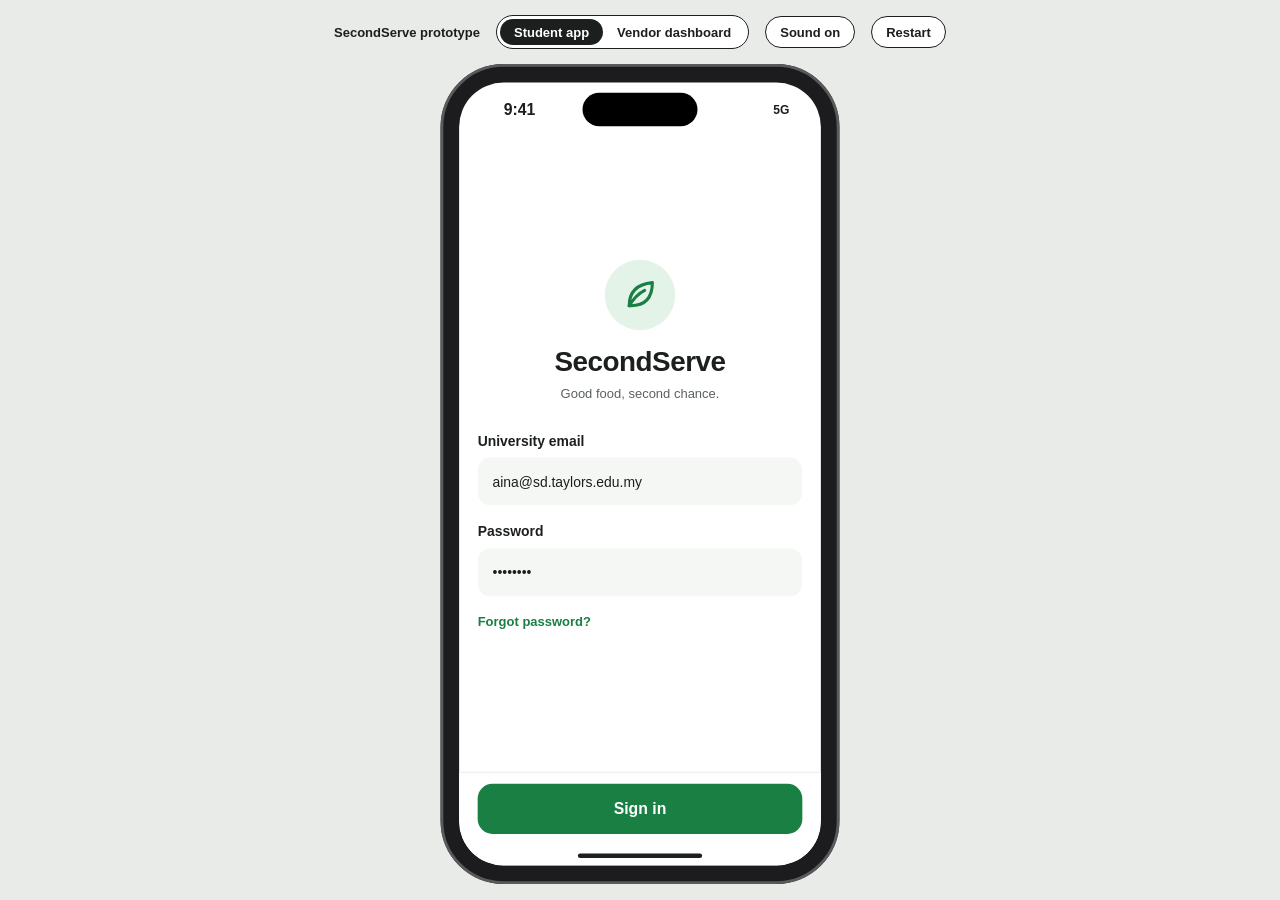
<file: index.html>
<!doctype html>
<html lang="en">
<head>
<meta charset="utf-8">
<meta name="viewport" content="width=device-width, initial-scale=1">
<title>SecondServe · Student app</title>
<link rel="icon" href="data:image/svg+xml,%3Csvg xmlns=%27http://www.w3.org/2000/svg%27 viewBox=%270 0 32 32%27%3E%3Crect width=%2732%27 height=%2732%27 rx=%278%27 fill=%27%231a7f43%27/%3E%3Cpath d=%27M9 23c0-8 5-13 14-14 0 9-5 14-13 14z%27 fill=%27none%27 stroke=%27white%27 stroke-width=%272.4%27 stroke-linejoin=%27round%27/%3E%3Cpath d=%27M9 23c3-5 6-8 10-10%27 stroke=%27white%27 stroke-width=%272.4%27 stroke-linecap=%27round%27/%3E%3C/svg%3E">
<link rel="stylesheet" href="css/tokens.css?v=20261120c">
<link rel="stylesheet" href="css/app.css?v=20261120c">
</head>
<body>
<header class="testbar">
  <b>SecondServe prototype</b>
  <nav class="switcher" aria-label="Prototype"><a href="index.html" aria-current="page">Student app</a><a href="vendor.html">Vendor dashboard</a></nav>
  <button id="sound" aria-pressed="true">Sound on</button>
  <button id="restart">Restart</button>
</header>
<main class="stage"><div class="scaler" id="scaler">
  <div class="device"><div class="phone" id="screen"></div></div>
</div></main>
<script src="js/data.js?v=20261120c"></script>
<script src="js/ui.js?v=20261120c"></script>
<script src="js/media.js?v=20261120c"></script>
<script src="js/app.js?v=20261120c"></script>
<script src="js/screens/student.js?v=20261120c"></script>
<script src="js/screens/orders.js?v=20261120c"></script>
<script src="js/screens/courier.js?v=20261120c"></script>
<script src="js/screens/account.js?v=20261120c"></script>
<script src="js/screens/start.js?v=20261120c"></script>
<script src="js/main.js?v=20261120c"></script>
</body>
</html>
</file>
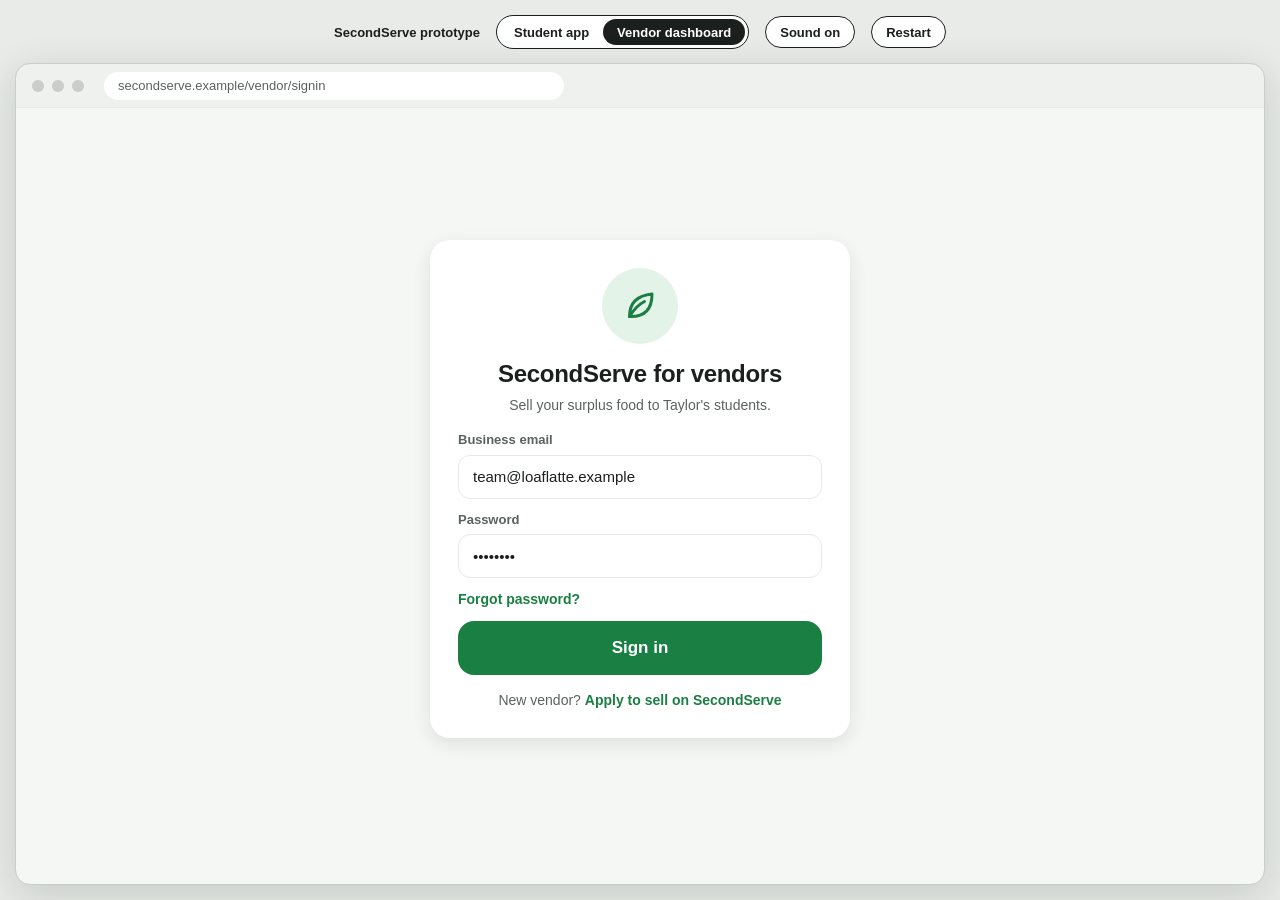
<file: vendor.html>
<!doctype html>
<html lang="en">
<head>
<meta charset="utf-8">
<meta name="viewport" content="width=device-width, initial-scale=1">
<title>SecondServe for vendors</title>
<link rel="icon" href="data:image/svg+xml,%3Csvg xmlns=%27http://www.w3.org/2000/svg%27 viewBox=%270 0 32 32%27%3E%3Crect width=%2732%27 height=%2732%27 rx=%278%27 fill=%27%231a7f43%27/%3E%3Cpath d=%27M9 23c0-8 5-13 14-14 0 9-5 14-13 14z%27 fill=%27none%27 stroke=%27white%27 stroke-width=%272.4%27 stroke-linejoin=%27round%27/%3E%3Cpath d=%27M9 23c3-5 6-8 10-10%27 stroke=%27white%27 stroke-width=%272.4%27 stroke-linecap=%27round%27/%3E%3C/svg%3E">
<link rel="stylesheet" href="css/tokens.css?v=20261120c">
<link rel="stylesheet" href="css/app.css?v=20261120c">
<link rel="stylesheet" href="css/vendor.css?v=20261120c">
</head>
<body>
<header class="testbar">
  <b>SecondServe prototype</b>
  <nav class="switcher" aria-label="Prototype"><a href="index.html">Student app</a><a href="vendor.html" aria-current="page">Vendor dashboard</a></nav>
  <button id="sound" aria-pressed="true">Sound on</button>
  <button id="restart">Restart</button>
</header>
<main class="stage web-stage">
  <div class="window">
    <div class="window-bar" aria-hidden="true"><i></i><i></i><i></i><span class="url" id="url"></span></div>
    <div class="dash" id="dash"></div>
  </div>
</main>
<script src="js/data.js?v=20261120c"></script>
<script src="js/ui.js?v=20261120c"></script>
<script src="js/media.js?v=20261120c"></script>
<script src="js/vendor-data.js?v=20261120c"></script>
<script src="js/vendor-app.js?v=20261120c"></script>
<script src="js/screens/vendor.js?v=20261120c"></script>
<script src="js/screens/dashboard.js?v=20261120c"></script>
<script>render(); scheduleNewOrder();</script>
</body>
</html>
</file>
<file: css/tokens.css>
:root {
  --ink: #1b1f1d;
  --ink-soft: #5b625e;
  --line: #e6e9e5;
  --page: #ffffff;
  --surface: #f5f7f4;
  --radius: 20px;
  --shadow: 0 6px 18px rgba(20, 30, 25, .10);
  --font: -apple-system, BlinkMacSystemFont, "SF Pro Text", "Segoe UI", Helvetica, Arial, sans-serif;

  --brand: #1a7f43;
  --brand-dark: #12622f;
  --brand-soft: #e3f3e8;
  --accent: #f28c28;
  --accent-soft: #ffe8cc;
  --accent-ink: #8a3b00;
}
</file>
<file: css/app.css>
* { box-sizing: border-box; }
html, body { margin: 0; height: 100%; }
body { font-family: var(--font); color: var(--ink); background: #e8ebe7; -webkit-font-smoothing: antialiased; overflow: hidden; }
button { font: inherit; color: inherit; border: 0; background: none; cursor: pointer; padding: 0; text-align: left; touch-action: manipulation; -webkit-tap-highlight-color: transparent; transition: transform .08s, background-color .15s, border-color .15s; }
button:active { transform: scale(.97); }
button:focus-visible, input:focus-visible { outline: 3px solid var(--brand); outline-offset: 2px; }
input { font: inherit; color: var(--ink); background: none; border: 0; outline: 0; width: 100%; }
h1, h2, h3, p { margin: 0; }
h2 { font-size: 22px; font-weight: 700; letter-spacing: -.2px; }
h3 { font-size: 17px; font-weight: 700; }
s { color: var(--ink-soft); font-weight: 400; }
.muted { color: var(--ink-soft); font-size: 14px; }
.large { font-size: 32px; font-weight: 700; letter-spacing: -.5px; }
.center-text { text-align: center; }
.grow { flex: 1; display: flex; flex-direction: column; min-width: 0; }

.testbar { height: 64px; display: flex; align-items: center; justify-content: center; gap: 16px; font-size: 13px; }
.switcher { display: flex; padding: 3px; border-radius: 999px; border: 1.5px solid var(--ink); background: #fff; }
.testbar .switcher a { border: 0; height: 26px; }
.testbar .switcher a[aria-current] { background: var(--ink); color: #fff; }
.testbar button, .testbar a { height: 32px; padding: 0 14px; border-radius: 999px; border: 1.5px solid var(--ink); background: #fff; font-weight: 600; font-size: 13px; color: var(--ink); text-decoration: none; display: inline-flex; align-items: center; }
.stage { display: flex; justify-content: center; }
.scaler { transform-origin: top center; width: 430px; }
.device { width: 430px; height: 884px; padding: 20px; background: #1c1c1e; border-radius: 68px; outline: 3px solid #5a5a5c; outline-offset: -3px; }
.phone { position: relative; width: 390px; height: 844px; background: var(--page); border-radius: 48px; overflow: hidden; display: flex; flex-direction: column; font-size: 15px; line-height: 1.3; }
.statusbar { height: 54px; flex: none; display: flex; align-items: center; justify-content: space-between; padding: 6px 34px 0 48px; font-size: 17px; font-weight: 600; }
.statusicons { font-size: 13px; font-weight: 700; }
.island { position: absolute; top: 11px; left: 50%; margin-left: -62px; width: 124px; height: 36px; border-radius: 18px; background: #000; }
.homebar { position: absolute; bottom: 8px; left: 50%; margin-left: -67px; width: 134px; height: 5px; border-radius: 3px; background: var(--ink); pointer-events: none; }

.body { flex: 1; min-height: 0; overflow-y: auto; padding: 8px 20px 24px; display: flex; flex-direction: column; gap: 16px; scrollbar-width: none; }
.body::-webkit-scrollbar { display: none; }
.body > * { flex: none; }
.body.center { justify-content: center; }
.enter { animation: enter .22s ease-out; }
.topbar { height: 48px; flex: none; display: flex; align-items: center; justify-content: space-between; padding: 0 16px; }
.topbar h1 { font-size: 17px; font-weight: 600; }
.spacer { width: 44px; }
.tabs { flex: none; height: 88px; display: flex; padding-bottom: 28px; background: rgba(255, 255, 255, .96); border-top: 1px solid var(--line); }
.tabs button { flex: 1; display: flex; flex-direction: column; align-items: center; justify-content: center; gap: 3px; color: var(--ink-soft); font-size: 11px; font-weight: 500; }
.tabs button.on { color: var(--brand); font-weight: 700; }
.actionbar { flex: none; padding: 12px 20px 34px; display: flex; flex-direction: column; gap: 10px; background: var(--page); border-top: 1px solid var(--line); }
.error { color: #b3261e; font-weight: 600; font-size: 14px; }
.stack { display: flex; flex-direction: column; gap: 12px; }
.section-head { display: flex; align-items: baseline; justify-content: space-between; margin-top: 4px; }
.section-head h2 { font-size: 20px; letter-spacing: -.2px; }

.btn { height: 54px; border-radius: 16px; font-weight: 700; font-size: 17px; text-align: center; width: 100%; }
.btn.primary { background: var(--brand); color: #fff; }
.btn.primary:active { background: var(--brand-dark); }
.btn.secondary { background: var(--page); border: 2px solid var(--brand); color: var(--brand); }
.btn.small { height: 44px; width: auto; align-self: flex-end; padding: 0 22px; font-size: 15px; }
.link { color: var(--brand); font-weight: 600; font-size: 15px; min-height: 44px; display: flex; align-items: center; }
.link.inline { min-height: 0; font-size: 14px; }
.text-link { text-align: center; text-decoration: underline; font-weight: 600; color: var(--ink-soft); min-height: 44px; width: 100%; }
.round { width: 44px; height: 44px; border-radius: 50%; background: var(--surface); display: grid; place-items: center; position: relative; flex: none; }
.round.small { font-size: 22px; text-align: center; background: var(--page); }
.round.send { background: var(--brand); color: #fff; }
.has-dot::after { content: ""; position: absolute; top: 10px; right: 11px; width: 9px; height: 9px; border-radius: 50%; background: var(--accent); border: 2px solid var(--surface); }
.chips { display: flex; gap: 8px; overflow-x: auto; margin: 0 -20px; padding: 0 20px; scrollbar-width: none; }
.chips::-webkit-scrollbar { display: none; }
.chips.wrap { flex-wrap: wrap; overflow: visible; margin: 0; padding: 0; }
.chips.center { justify-content: center; }
.chip { flex: none; height: 44px; padding: 0 16px; border-radius: 999px; background: var(--surface); font-weight: 600; font-size: 14px; }
.chip.on { background: var(--brand); color: #fff; }
.tag { align-self: flex-start; margin-top: 4px; padding: 4px 10px; border-radius: 999px; background: var(--brand-soft); color: var(--brand-dark); font-size: 13px; font-weight: 700; }
.tag.off { background: var(--surface); color: var(--ink-soft); }
.tag svg { vertical-align: -2px; margin-right: 4px; }
.save { font-size: 13px; font-weight: 700; color: var(--accent-ink); background: var(--accent-soft); padding: 3px 9px; border-radius: 999px; }
.badge { position: absolute; top: 8px; display: inline-flex; align-items: center; gap: 4px; padding: 4px 9px; border-radius: 999px; font-size: 12px; font-weight: 700; }
.badge.deal { left: 8px; background: var(--accent-soft); color: var(--accent-ink); }
.badge.locker { right: 8px; background: rgba(255, 255, 255, .92); color: var(--brand-dark); }

.photo { width: 100%; height: 100%; object-fit: cover; display: block; }
.thumb { width: 64px; height: 64px; border-radius: 14px; flex: none; }
.thumb.small { width: 52px; height: 52px; border-radius: 12px; }
.row-card { display: flex; align-items: center; gap: 12px; padding: 10px; border-radius: var(--radius); background: var(--surface); color: var(--ink-soft); }
.row-card b { color: var(--ink); font-size: 16px; }
.row-card .price { font-size: 15px; }
.summary-card { display: flex; align-items: center; gap: 12px; padding: 10px; border-radius: var(--radius); background: var(--surface); }
.summary-card .grow .muted { font-size: 13px; }
.info-card { display: flex; flex-direction: column; gap: 3px; padding: 14px; border-radius: var(--radius); background: var(--surface); }
.info-card .muted { font-size: 13px; }
.courier-note { color: var(--ink-soft); font-style: italic; font-size: 14px; margin-top: 4px; }
.info-row { display: flex; gap: 12px; align-items: flex-start; color: var(--brand); }
.info-row > span { display: flex; flex-direction: column; color: var(--ink); }
.info-row .muted { font-size: 13px; }
.notice { display: flex; gap: 10px; padding: 12px 14px; border-radius: 14px; font-size: 14px; }
.notice span { display: flex; flex-direction: column; }
.notice.ai { background: var(--brand-soft); color: var(--brand-dark); }
.notice.warn { background: var(--accent-soft); color: var(--accent-ink); }
.banner { width: 100%; align-items: center; justify-content: space-between; text-align: left; }
.empty { display: flex; flex-direction: column; gap: 4px; padding: 28px 12px; text-align: center; color: var(--ink-soft); }
.empty b { color: var(--ink); }
.empty-card { display: flex; flex-direction: column; gap: 10px; align-items: stretch; text-align: center; padding: 22px 16px; border-radius: var(--radius); background: var(--surface); }
.list-row { display: flex; align-items: center; gap: 14px; padding: 16px; border-radius: var(--radius); background: var(--surface); color: var(--ink); width: 100%; }
.list-row.plain { cursor: default; padding: 8px 8px 8px 16px; }
.list-row svg:first-child { color: var(--brand); }
.list-row svg:last-child { color: var(--ink-soft); }

.option { display: flex; align-items: center; gap: 12px; padding: 14px; border-radius: var(--radius); border: 2px solid var(--line); background: var(--page); width: 100%; }
.option.slim { padding: 16px 14px; }
.option.on { border-color: var(--brand); background: var(--brand-soft); }
.option .muted { font-size: 13px; }
.option-icon { width: 44px; height: 44px; border-radius: 14px; background: var(--brand-soft); color: var(--brand); display: grid; place-items: center; flex: none; }
.radio { width: 22px; height: 22px; border-radius: 50%; border: 2px solid var(--ink-soft); flex: none; }
.option.on .radio { border: 7px solid var(--brand); }
.switch-card { display: flex; align-items: center; gap: 12px; padding: 16px; border-radius: var(--radius); background: var(--surface); width: 100%; }
.switch-card .grow .muted { font-size: 13px; }
.switch { width: 52px; height: 32px; border-radius: 16px; background: #c9cec9; padding: 3px; flex: none; transition: background .15s; }
.switch i { display: block; width: 26px; height: 26px; border-radius: 50%; background: #fff; box-shadow: 0 1px 3px rgba(0, 0, 0, .3); transition: transform .15s; }
.switch.on { background: var(--brand); }
.switch.on i { transform: translateX(20px); }
.segmented { display: flex; padding: 4px; border-radius: 14px; background: var(--surface); }
.segmented button { flex: 1; height: 44px; border-radius: 11px; text-align: center; font-weight: 600; color: var(--ink-soft); }
.segmented button.on { background: var(--page); color: var(--ink); box-shadow: 0 1px 4px rgba(0, 0, 0, .12); }

.field-search { display: flex; align-items: center; gap: 10px; height: 48px; padding: 0 14px; border-radius: 14px; background: var(--surface); color: var(--ink-soft); }
.field-search:focus-within, .field input:focus { border-color: var(--brand); }
.field { display: flex; flex-direction: column; gap: 8px; font-weight: 600; }
.field input { height: 52px; padding: 0 14px; border-radius: 14px; background: var(--surface); border: 2px solid transparent; font-weight: 400; }
.add-place { display: flex; gap: 10px; align-items: center; }
.add-place input { height: 48px; padding: 0 14px; border-radius: 14px; background: var(--surface); }
.add-place .btn.small { align-self: auto; flex: none; }

.greeting { display: flex; align-items: center; gap: 12px; }
.greeting h1 { font-size: 24px; font-weight: 700; letter-spacing: -.3px; }
.avatar { width: 48px; height: 48px; border-radius: 50%; background: var(--brand); color: #fff; display: grid; place-items: center; font-size: 20px; font-weight: 700; }
.avatar.big { width: 64px; height: 64px; font-size: 26px; }
.search { height: 48px; border-radius: 14px; background: var(--surface); display: flex; align-items: center; gap: 10px; padding: 0 14px; color: var(--ink-soft); font-size: 16px; }
.impact { display: flex; align-items: center; gap: 12px; padding: 14px; border-radius: var(--radius); background: var(--brand-soft); color: var(--brand-dark); }
.impact span:last-child { display: flex; flex-direction: column; }
.impact span:last-child span { font-size: 13px; }
.impact-icon { width: 44px; height: 44px; border-radius: 14px; background: var(--brand); color: #fff; display: grid; place-items: center; flex: none; }
.scroller { display: flex; gap: 14px; overflow-x: auto; margin: 0 -20px; padding: 4px 20px 14px; scrollbar-width: none; }
.scroller::-webkit-scrollbar { display: none; }
.box-card { flex: none; width: 250px; display: flex; flex-direction: column; gap: 4px; padding: 10px 10px 14px; border-radius: var(--radius); background: var(--page); box-shadow: var(--shadow); }
.box-card h3 { font-size: 17px; }
.box-photo { position: relative; height: 140px; border-radius: 14px; overflow: hidden; margin-bottom: 6px; }
.price { font-size: 17px; }
.price.big { font-size: 22px; display: flex; align-items: baseline; gap: 8px; flex-wrap: wrap; }
.meta { display: flex; align-items: center; gap: 5px; font-size: 13px; font-weight: 600; color: var(--ink-soft); }
.hero { position: relative; height: 190px; border-radius: var(--radius); overflow: hidden; }
.hero .badge { top: 12px; left: 12px; font-size: 14px; }
.title-row { display: flex; align-items: flex-start; justify-content: space-between; gap: 12px; }

.checkout-head { display: flex; flex-direction: column; gap: 10px; }
.head-line { display: flex; justify-content: space-between; align-items: center; font-size: 14px; font-weight: 600; color: var(--ink-soft); }
.hold { display: inline-flex; align-items: center; gap: 5px; padding: 4px 10px; border-radius: 999px; background: var(--accent-soft); color: var(--accent-ink); }
.hold b { font-variant-numeric: tabular-nums; }
.bar { display: flex; gap: 6px; }
.bar i { flex: 1; height: 5px; border-radius: 3px; background: var(--line); }
.bar i.on { background: var(--brand); }
.totals { display: flex; flex-direction: column; gap: 8px; padding: 14px; border-radius: var(--radius); background: var(--surface); }
.totals div { display: flex; justify-content: space-between; }
.totals .total { border-top: 1px solid var(--line); padding-top: 10px; font-weight: 700; font-size: 18px; }

.result { display: flex; flex-direction: column; align-items: center; text-align: center; gap: 8px; padding: 12px 8px; }
.result h1 { font-size: 26px; letter-spacing: -.3px; }
.result p { max-width: 290px; }
.result-icon { width: 76px; height: 76px; border-radius: 50%; background: var(--brand-soft); color: var(--brand); display: grid; place-items: center; margin-bottom: 8px; }
.result-icon.big { width: 120px; height: 120px; margin-bottom: 18px; }
.code-card { display: flex; flex-direction: column; align-items: center; text-align: center; gap: 6px; padding: 18px; border-radius: var(--radius); background: var(--surface); }
.code-card .tag { align-self: center; }
.code { font-size: 40px; letter-spacing: 6px; font-variant-numeric: tabular-nums; }
.qr { width: 132px; height: 132px; border-radius: 12px; }
.tracker { list-style: none; margin: 0; padding: 0; display: flex; }
.tracker li { flex: 1; display: flex; flex-direction: column; align-items: center; gap: 8px; font-size: 12px; font-weight: 600; text-align: center; color: var(--ink-soft); position: relative; }
.tracker li.done { color: var(--ink); }
.tracker i { width: 16px; height: 16px; border-radius: 50%; background: var(--line); position: relative; z-index: 1; }
.tracker li::before { content: ""; position: absolute; top: 7px; left: -50%; width: 100%; height: 3px; background: var(--line); }
.tracker li:first-child::before { display: none; }
.tracker li.done i, .tracker li.done::before { background: var(--brand); }
.tracker li.now i { box-shadow: 0 0 0 5px var(--brand-soft); }
.stars { display: flex; justify-content: center; gap: 6px; }
.stars button { color: var(--line); padding: 4px; }
.stars button.on { color: var(--accent); }
.stars button.on svg { fill: var(--accent); }
.stats-line { display: flex; flex-direction: column; gap: 2px; padding: 4px 2px; }
.request-card { display: flex; flex-direction: column; gap: 12px; padding: 14px; border-radius: var(--radius); background: var(--page); box-shadow: var(--shadow); }
.request-top { display: flex; align-items: center; gap: 12px; }
.reward { color: var(--brand-dark); font-size: 17px; }
.route { display: flex; flex-direction: column; gap: 8px; font-size: 14px; }
.route span { display: flex; align-items: center; gap: 10px; }
.route i { width: 10px; height: 10px; border-radius: 50%; border: 3px solid var(--brand); flex: none; }
.route i.to { background: var(--brand); }

.profile-head { display: flex; align-items: center; gap: 14px; padding-top: 8px; }
.profile-head h1 { font-size: 24px; letter-spacing: -.3px; }
.stat-row { display: flex; padding: 14px 6px; border-radius: var(--radius); background: var(--brand-soft); color: var(--brand-dark); }
.stat-row div { flex: 1; display: flex; flex-direction: column; align-items: center; gap: 2px; }
.stat-row b { font-size: 22px; }
.stat-row span { font-size: 12px; font-weight: 600; }
.row-card.note { align-items: flex-start; }
.row-card.note .dot { width: 10px; height: 10px; border-radius: 50%; margin-top: 6px; flex: none; }
.row-card.note.unread .dot { background: var(--accent); }
.row-card.note:not(.unread) b { font-weight: 500; }
.faq { border-radius: var(--radius); background: var(--surface); overflow: hidden; }
.faq button { display: flex; align-items: center; justify-content: space-between; gap: 12px; width: 100%; padding: 16px; }
.faq button svg { flex: none; color: var(--ink-soft); transition: transform .15s; }
.faq.open button svg { transform: rotate(90deg); }
.faq p { padding: 0 16px 16px; font-size: 15px; }

.signin { justify-content: center; gap: 18px; }
.brand { display: flex; flex-direction: column; align-items: center; gap: 6px; margin-bottom: 14px; }
.brand h1 { font-size: 30px; letter-spacing: -.5px; }
.onboard { justify-content: space-between; }
.skip-row { height: 44px; display: flex; justify-content: flex-end; }
.dots { display: flex; justify-content: center; gap: 8px; padding-bottom: 8px; }
.dots i { width: 8px; height: 8px; border-radius: 50%; background: var(--line); }
.dots i.on { width: 24px; border-radius: 4px; background: var(--brand); }

.chatbar { flex: none; display: flex; flex-direction: column; gap: 10px; padding: 10px 0 30px; border-top: 1px solid var(--line); background: var(--page); }
.chatbar .chips { margin: 0; padding: 0 20px; }
.chat-input { display: flex; gap: 10px; align-items: center; padding: 0 20px; }
.chat-input input { height: 46px; padding: 0 16px; border-radius: 23px; background: var(--surface); }
.bubbles { display: flex; flex-direction: column; gap: 8px; padding-top: 8px; }
.bubble { max-width: 78%; padding: 10px 14px; border-radius: 18px 18px 18px 4px; background: var(--surface); align-self: flex-start; }
.bubble.me { align-self: flex-end; border-radius: 18px 18px 4px 18px; background: var(--brand); color: #fff; }

.sheet-backdrop { position: absolute; inset: 0; background: rgba(20, 30, 25, .45); z-index: 20; animation: fade .18s; }
.sheet { position: absolute; left: 0; right: 0; bottom: 0; z-index: 21; display: flex; flex-direction: column; gap: 12px; padding: 12px 20px 30px; border-radius: 28px 28px 0 0; background: var(--page); animation: rise .22s ease-out; }
.sheet h3 { font-size: 20px; }
.sheet-actions { display: flex; gap: 10px; }
.sheet-actions .btn { flex: 1; }
.grabber { align-self: center; width: 40px; height: 5px; border-radius: 3px; background: var(--line); }
.toast { position: absolute; left: 20px; right: 20px; bottom: 110px; padding: 14px 16px; border-radius: 14px; background: var(--ink); color: #fff; font-weight: 600; text-align: center; animation: toast 2.8s forwards; pointer-events: none; z-index: 30; }
@keyframes enter { from { opacity: 0; transform: translateX(14px); } to { opacity: 1; transform: none; } }
@keyframes fade { from { opacity: 0; } to { opacity: 1; } }
@keyframes rise { from { transform: translateY(100%); } to { transform: none; } }
@keyframes toast { 0% { opacity: 0; transform: translateY(10px); } 10%, 85% { opacity: 1; transform: none; } 100% { opacity: 0; } }

@media (max-width: 500px) {
  body { overflow: auto; }
  .testbar, .island, .statusicons, .homebar, .statusbar { display: none; }
  .scaler { transform: none !important; width: 100%; height: 100dvh !important; }
  .device { width: 100%; height: 100%; padding: 0; background: none; outline: 0; border-radius: 0; }
  .phone { width: 100%; height: 100%; border-radius: 0; }
  .actionbar { padding-bottom: 24px; }
  .tabs { height: 72px; padding-bottom: 12px; }
  .toast { bottom: 90px; }
}

.stack.tight { gap: 6px; }
.listen { display: inline-flex; align-items: center; gap: 6px; min-height: 36px; padding: 0 12px; border-radius: 999px; background: var(--brand-soft); color: var(--brand-dark); font-size: 13px; font-weight: 700; flex: none; }
.code-card .listen { align-self: center; margin-top: 4px; }
.burst { position: absolute; inset: 0; width: 100%; height: 100%; pointer-events: none; z-index: 25; }
</file>
<file: css/vendor.css>
/* Vendor web dashboard (vendor.html). Builds on tokens.css and app.css. */

.web-stage { height: calc(100% - 64px); padding: 0 16px 16px; align-items: flex-start; }
.window { position: relative; width: 100%; max-width: 1280px; height: 100%; max-height: 848px; display: flex; flex-direction: column; background: var(--page); border-radius: 14px; overflow: hidden; box-shadow: 0 10px 40px rgba(20, 30, 25, .16); outline: 1px solid #c9cec9; }
.window-bar { height: 44px; flex: none; display: flex; align-items: center; gap: 8px; padding: 0 16px; background: #eef1ed; border-bottom: 1px solid var(--line); }
.window-bar i { width: 12px; height: 12px; border-radius: 50%; background: #c9cec9; }
.url { margin-left: 12px; height: 28px; width: min(460px, 60%); border-radius: 14px; background: var(--page); display: flex; align-items: center; padding: 0 14px; font-size: 13px; color: var(--ink-soft); white-space: nowrap; overflow: hidden; }

.dash { flex: 1; min-height: 0; display: flex; font-size: 15px; line-height: 1.35; }
.side { width: 232px; flex: none; display: flex; flex-direction: column; gap: 4px; padding: 22px 14px; background: var(--surface); border-right: 1px solid var(--line); }
.side-logo { display: flex; align-items: center; gap: 8px; padding: 0 8px 12px; font-size: 19px; font-weight: 700; letter-spacing: -.3px; color: var(--brand); }
.shop { display: flex; align-items: center; gap: 10px; padding: 8px; margin-bottom: 12px; border-radius: 14px; background: var(--page); border: 1px solid var(--line); font-size: 14px; }
.shop .thumb { width: 38px; height: 38px; border-radius: 10px; }
.shop > span { display: flex; flex-direction: column; }
.shop .muted { font-size: 12px; }
.nav { display: flex; align-items: center; gap: 12px; height: 44px; width: 100%; padding: 0 14px; border-radius: 22px; font-weight: 600; color: var(--ink-soft); }
.nav:hover { background: var(--line); color: var(--ink); }
.nav.on { background: var(--brand); color: #fff; }
.count { margin-left: auto; min-width: 22px; height: 22px; padding: 0 6px; border-radius: 11px; display: grid; place-items: center; background: var(--accent); color: #fff; font-size: 12px; font-weight: 700; }
.side-foot { margin-top: auto; padding: 0 8px; font-size: 12px; color: var(--ink-soft); }

.main { flex: 1; min-width: 0; overflow-y: auto; padding: 26px 34px 40px; display: flex; flex-direction: column; gap: 18px; }
.main.enter { animation: fade .2s ease-out; }
.page-head { display: flex; align-items: center; justify-content: space-between; gap: 12px; flex-wrap: wrap; }
.page-head > div { display: flex; align-items: center; gap: 12px; }
.sample { padding: 3px 9px; border-radius: 999px; background: var(--accent-soft); color: var(--accent-ink); font-size: 12px; font-weight: 700; white-space: nowrap; }
.sr-only { position: absolute; width: 1px; height: 1px; overflow: hidden; clip: rect(0 0 0 0); }

.panel { display: flex; flex-direction: column; gap: 14px; padding: 18px 20px; border-radius: var(--radius); background: var(--surface); min-width: 0; }
.panel-title { color: var(--ink); font-size: 16px; }
.split { display: grid; grid-template-columns: minmax(0, 1.6fr) minmax(0, 1fr); gap: 24px; align-items: start; }
.split.even { grid-template-columns: minmax(0, 1fr) minmax(0, 1fr); }
.grid { display: grid; gap: 14px; }
.grid.stretch { align-items: stretch; }
.cols-2 { grid-template-columns: repeat(2, minmax(0, 1fr)); }
.cols-3 { grid-template-columns: minmax(0, 1fr) minmax(0, 1fr) minmax(0, 1.3fr); }
.cols-4 { grid-template-columns: repeat(4, minmax(0, 1fr)); }
.cols-name { grid-template-columns: minmax(0, 1fr) minmax(0, 1.5fr); }
.hints { margin-top: -8px; }
.span-2 { grid-column: span 2; }

.label { display: flex; flex-direction: column; gap: 6px; font-size: 13px; font-weight: 600; color: var(--ink-soft); }
.input { height: 44px; width: 100%; padding: 0 14px; border-radius: 12px; background: var(--page); border: 1.5px solid var(--line); font-size: 15px; font-weight: 400; color: var(--ink); }
textarea.input { height: auto; padding: 10px 14px; resize: vertical; font: inherit; line-height: 1.35; }
select.input { cursor: pointer; }
.input:focus { border-color: var(--brand); outline: none; }
.hint { font-size: 12.5px; font-weight: 400; color: var(--ink-soft); }
.hint .sample { margin-left: 2px; }
.hint .link.inline { display: inline; font-size: inherit; }
.chip.small { height: 36px; padding: 0 12px; font-size: 13px; }
.panel .chip:not(.on) { background: var(--page); box-shadow: inset 0 0 0 1px var(--line); }
.page-head .chip { height: 40px; }

.inline-switch { padding: 10px 0; background: none; }
.check { display: flex; gap: 10px; align-items: flex-start; font-size: 14px; }
.check .box { width: 22px; height: 22px; flex: none; display: grid; place-items: center; border-radius: 6px; border: 2px solid var(--ink-soft); background: var(--page); color: #fff; }
.check.on .box { background: var(--brand); border-color: var(--brand); }

.btn-row { display: flex; gap: 10px; flex-wrap: wrap; align-items: center; }
.btn.web { height: 46px; width: auto; padding: 0 22px; font-size: 15px; border-radius: 14px; }
.btn.danger { color: #b3261e; background: none; padding: 0 10px; }
.btn.slim { height: 38px; width: auto; padding: 0 14px; font-size: 14px; border-radius: 12px; white-space: nowrap; }
.btn.waiting { background: var(--surface); color: var(--ink-soft); cursor: default; }
.btn:disabled:active { transform: none; }
.code-input { width: 280px; }
.code-input:not(:placeholder-shown) { font-size: 17px; letter-spacing: 3px; }

.preview-card { width: 250px; cursor: default; }
.photo-empty { height: 100%; display: flex; flex-direction: column; align-items: center; justify-content: center; gap: 6px; background: var(--surface); color: var(--ink-soft); font-size: 13px; font-weight: 600; }
.placeholder { color: var(--ink-soft); font-weight: 600; }
.listed-head { margin-top: 8px; }
.listed { padding: 8px 10px; }
.listed.editing { box-shadow: inset 0 0 0 2px var(--brand); }
.listed .muted { font-size: 13px; }

.table-wrap { overflow-x: auto; }
.table { width: 100%; border-collapse: collapse; font-size: 14px; }
.table th { text-align: left; padding: 8px 12px; border-bottom: 1.5px solid var(--line); font-size: 13px; font-weight: 600; color: var(--ink-soft); }
.table td { padding: 9px 12px; border-bottom: 1px solid var(--line); vertical-align: middle; }
.table td b { white-space: nowrap; }
.table .tag { margin: 0; display: inline-block; }
.tag.new { background: var(--accent-soft); color: var(--accent-ink); }
.tag.prep { background: var(--page); color: var(--ink); box-shadow: inset 0 0 0 1.5px var(--ink-soft); }
.empty-cell { text-align: center; color: var(--ink-soft); padding: 24px; }

.stat { display: flex; flex-direction: column; gap: 4px; padding: 14px 16px; border-radius: 18px; background: var(--surface); }
.stat b { font-size: 28px; letter-spacing: -.5px; line-height: 1.1; }
.stat.good { background: var(--brand-soft); color: var(--brand-dark); font-size: 14px; }
.forecast { display: flex; flex-direction: column; gap: 4px; padding: 18px 22px; border-radius: var(--radius); background: var(--brand); color: #fff; }
.forecast h2 { font-size: 26px; letter-spacing: -.4px; }
.forecast p { font-size: 14px; opacity: .9; }
.day-pick .input { width: auto; font-weight: 600; padding-right: 10px; }
.notice .link.inline { color: inherit; text-decoration: underline; min-height: 0; margin-top: 4px; }

.chart svg { width: 100%; height: auto; display: block; }
.grid-line { stroke: var(--line); }
.axis { font-size: 12.5px; fill: var(--ink-soft); }
.value { font-size: 12.5px; font-weight: 700; fill: var(--ink); }
.value.soft { fill: var(--ink-soft); }
.bar-sold { fill: var(--brand); }
.bar-unsold { fill: var(--page); stroke: var(--ink-soft); stroke-width: 2; stroke-dasharray: 4 3; }
.line-actual { fill: none; stroke: var(--brand); stroke-width: 3; }
.line-predicted { fill: none; stroke: var(--ink-soft); stroke-width: 2.5; stroke-dasharray: 7 5; }
.dot-actual { fill: var(--brand); }
.legend { display: flex; gap: 14px; font-size: 13px; font-weight: 600; color: var(--ink-soft); }
.legend i { display: inline-block; width: 14px; height: 14px; margin-right: 6px; vertical-align: -2px; border-radius: 3px; }
.key-sold, .key-actual { background: var(--brand); }
.key-unsold { border: 2px dashed var(--ink-soft); }
.key-predicted { height: 0 !important; border-top: 2.5px dashed var(--ink-soft); border-radius: 0 !important; vertical-align: 3px !important; }

.drop { width: 100%; display: flex; flex-direction: column; align-items: center; gap: 4px; padding: 22px; border-radius: 16px; border: 2px dashed var(--ink-soft); background: var(--page); text-align: center; color: var(--ink); }
.drop svg { color: var(--brand); }
.drop:hover, .drop.over { border-color: var(--brand); background: var(--brand-soft); }

.window .toast { left: auto; right: 24px; bottom: 24px; max-width: 440px; }

@media (max-width: 1000px) {
  .split, .split.even { grid-template-columns: minmax(0, 1fr); }
  .cols-4 { grid-template-columns: repeat(2, minmax(0, 1fr)); }
}

@media (max-width: 760px) {
  .web-stage { padding: 0; }
  .window { border-radius: 0; max-height: none; outline: 0; box-shadow: none; }
  .window-bar, .side-logo, .shop, .side-foot { display: none; }
  .dash { flex-direction: column; }
  .side { width: auto; flex-direction: row; overflow-x: auto; padding: 10px 12px; border-right: 0; border-bottom: 1px solid var(--line); scrollbar-width: none; }
  .nav { width: auto; flex: none; white-space: nowrap; }
  .main { padding: 18px 16px 32px; }
  .cols-2, .cols-3, .cols-name { grid-template-columns: minmax(0, 1fr); }
  .span-2 { grid-column: auto; }
  .hints { margin-top: -6px; }
  .code-input { width: 100%; }
  .window .toast { left: 16px; right: 16px; bottom: 16px; }
}

@media (max-width: 500px) {
  .web-stage { height: 100%; }
}

.glchart { position: relative; width: 100%; }
.glchart canvas, .glchart svg { position: absolute; inset: 0; width: 100%; height: 100%; }
.glchart.gl .fallback { display: none; }
.main.auth { background: var(--surface); }
.auth-card { width: 100%; max-width: 420px; margin: auto; display: flex; flex-direction: column; gap: 16px; padding: 28px; border-radius: var(--radius); background: var(--page); box-shadow: var(--shadow); }
.auth-card.wide { max-width: 640px; }
.auth-card > .link.inline { align-self: flex-start; gap: 4px; }
.auth-logo { display: flex; flex-direction: column; align-items: center; text-align: center; gap: 6px; }
.auth-logo h1 { font-size: 24px; letter-spacing: -.3px; }
.auth-card .link.inline { display: inline-flex; }
.side-foot { display: flex; flex-direction: column; gap: 8px; }
.side-foot .link.inline { color: var(--ink-soft); text-decoration: underline; }
@media (max-width: 760px) { .auth-card { padding: 20px 16px; box-shadow: none; } }
</file>
